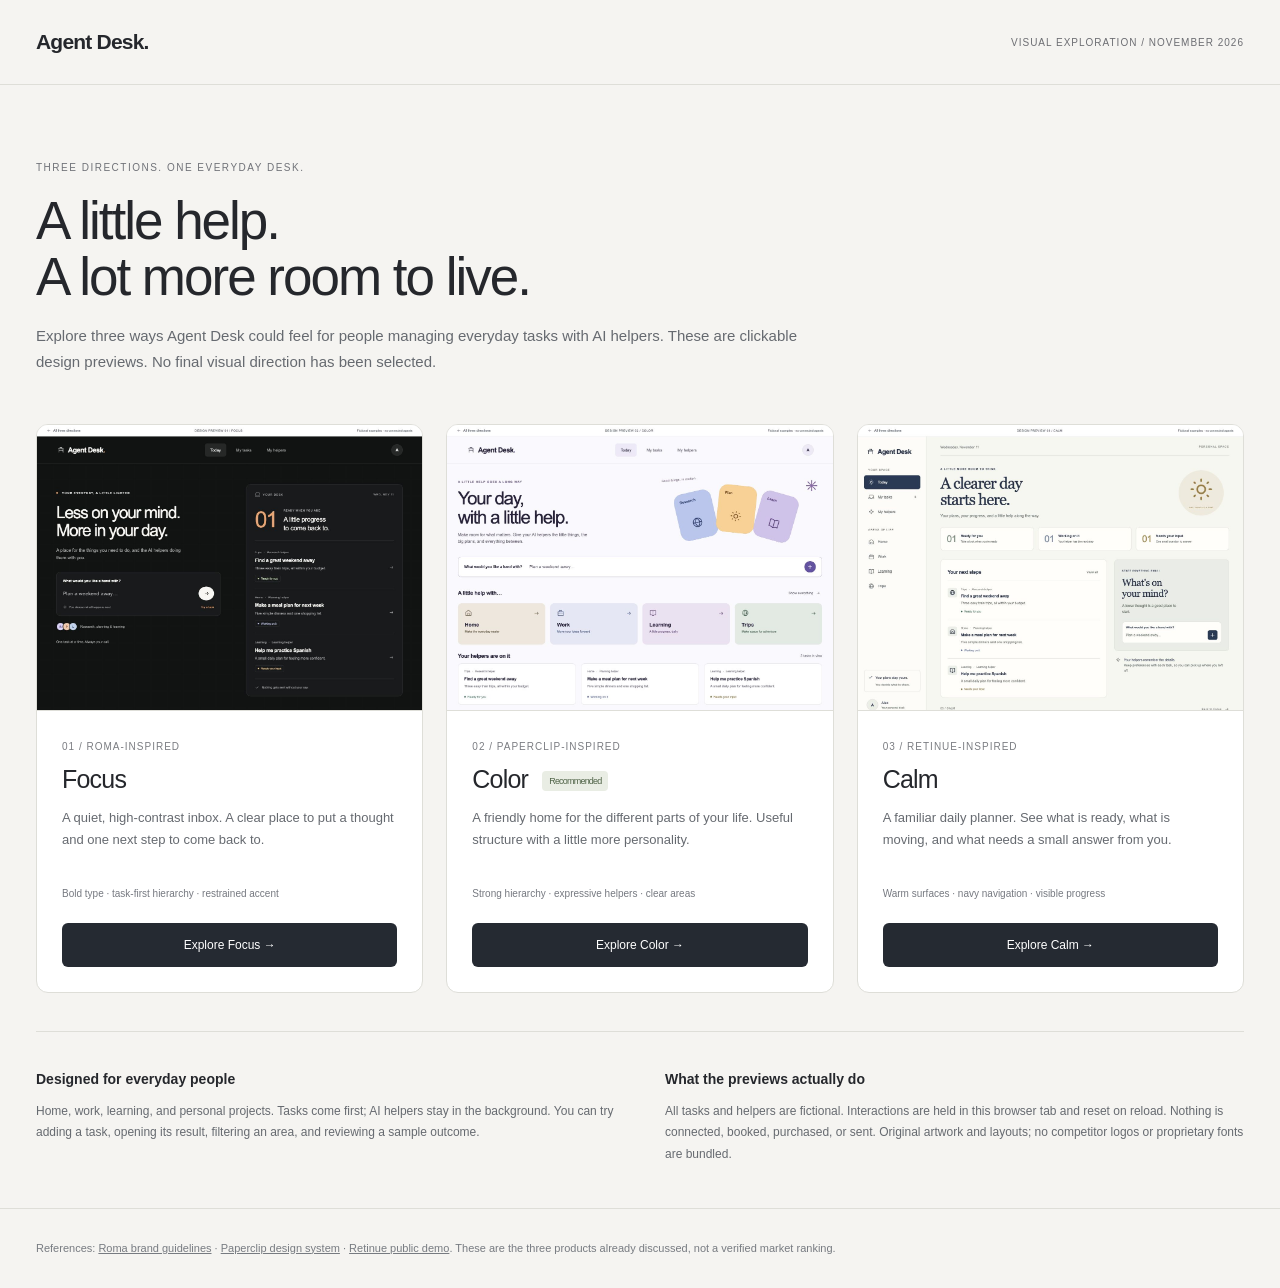
<file: previews/index.html>
<!doctype html>
<html lang="en">
  <head>
    <meta charset="utf-8" />
    <meta name="viewport" content="width=device-width, initial-scale=1" />
    <title>Agent Desk — Three visual directions</title>
    <style>
      * {
        box-sizing: border-box;
      }
      body {
        margin: 0;
        background: #f5f4f1;
        color: #25272c;
        font-family: Arial, Helvetica, sans-serif;
      }
      a {
        color: inherit;
      }
      header,
      main,
      footer {
        max-width: 1320px;
        padding: 30px 36px;
        margin: auto;
      }
      header {
        display: flex;
        align-items: center;
        justify-content: space-between;
        border-bottom: 1px solid #deded8;
        font-size: 13px;
      }
      header strong {
        font-size: 21px;
        letter-spacing: -0.8px;
      }
      header span {
        font-size: 10px;
        letter-spacing: 1px;
        color: #6d6e73;
      }
      .intro {
        padding: 42px 0 35px;
        max-width: 770px;
      }
      .eyebrow {
        font-size: 10px;
        letter-spacing: 1.5px;
        color: #707278;
      }
      h1 {
        font-size: 53px;
        letter-spacing: -2px;
        line-height: 1.06;
        font-weight: 500;
        margin: 18px 0;
      }
      p {
        font-size: 15px;
        line-height: 1.7;
        color: #666a70;
      }
      .directions {
        display: grid;
        grid-template-columns: repeat(3, 1fr);
        gap: 23px;
      }
      .direction {
        border: 1px solid #deded8;
        border-radius: 12px;
        overflow: hidden;
        background: white;
      }
      .image-link {
        display: block;
        aspect-ratio: 1.35;
        overflow: hidden;
        border-bottom: 1px solid #deded8;
        background: #edece9;
      }
      .image-link img {
        width: 100%;
        height: 100%;
        object-fit: cover;
        object-position: top;
        transition: transform 0.2s;
      }
      .image-link:hover img {
        transform: scale(1.025);
      }
      .card-copy {
        padding: 25px;
      }
      .number {
        font-size: 10px;
        letter-spacing: 1px;
        color: #7b7d82;
      }
      .card-copy h2 {
        font-size: 25px;
        letter-spacing: -0.8px;
        font-weight: 500;
        margin: 11px 0;
      }
      .card-copy p {
        font-size: 13px;
        min-height: 66px;
        line-height: 1.7;
      }
      .source {
        font-size: 10px;
        color: #767980;
        margin: 15px 0 24px;
      }
      .open {
        display: block;
        text-decoration: none;
        background: #252a32;
        color: white;
        padding: 15px;
        border-radius: 6px;
        font-size: 12px;
        text-align: center;
        min-height: 44px;
      }
      .tag {
        font-size: 9px;
        padding: 5px 7px;
        background: #e9ede4;
        color: #4f6347;
        margin-left: 8px;
        border-radius: 4px;
        vertical-align: middle;
      }
      .note {
        display: grid;
        grid-template-columns: 1fr 1fr;
        gap: 50px;
        margin-top: 38px;
        border-top: 1px solid #deded8;
        padding-top: 25px;
      }
      .note h3 {
        font-size: 14px;
        font-weight: 600;
      }
      .note p {
        font-size: 12px;
        line-height: 1.8;
      }
      .note a {
        font-size: 12px;
      }
      footer {
        font-size: 11px;
        color: #777b81;
        border-top: 1px solid #deded8;
        line-height: 1.8;
      }
      a:focus-visible {
        outline: 3px solid #4389f6;
        outline-offset: 4px;
      }
      @media (max-width: 760px) {
        header,
        main,
        footer {
          padding: 24px;
        }
        .intro {
          padding: 20px 0 25px;
        }
        h1 {
          font-size: 39px;
        }
        .directions {
          grid-template-columns: 1fr;
          gap: 22px;
        }
        .image-link {
          aspect-ratio: 1.5;
        }
        .card-copy p {
          min-height: 0;
        }
        .note {
          grid-template-columns: 1fr;
          gap: 12px;
        }
        .card-copy {
          padding: 22px;
        }
        header span {
          font-size: 8px;
        }
      }
      @media (prefers-reduced-motion: reduce) {
        * {
          transition: none !important;
        }
      }
    </style>
  </head>
  <body>
    <header>
      <strong>Agent Desk.</strong
      ><span>VISUAL EXPLORATION / NOVEMBER 2026</span>
    </header>
    <main>
      <section class="intro">
        <span class="eyebrow">THREE DIRECTIONS. ONE EVERYDAY DESK.</span>
        <h1>A little help.<br />A lot more room to live.</h1>
        <p>
          Explore three ways Agent Desk could feel for people managing everyday
          tasks with AI helpers. These are clickable design previews. No final
          visual direction has been selected.
        </p>
      </section>
      <section class="directions" aria-label="Three design previews">
        <article class="direction">
          <a class="image-link" href="01-focus.html"
            ><img
              src="images/01-focus.png"
              alt="Focus: a dark, high-contrast task inbox beside a simple request box"
          /></a>
          <div class="card-copy">
            <span class="number">01 / ROMA-INSPIRED</span>
            <h2>Focus</h2>
            <p>
              A quiet, high-contrast inbox. A clear place to put a thought and
              one next step to come back to.
            </p>
            <div class="source">
              Bold type · task-first hierarchy · restrained accent
            </div>
            <a class="open" href="01-focus.html">Explore Focus →</a>
          </div>
        </article>
        <article class="direction">
          <a class="image-link" href="02-color.html"
            ><img
              src="images/02-color.png"
              alt="Color: a friendly home with illustrated helpers and colorful areas of life"
          /></a>
          <div class="card-copy">
            <span class="number">02 / PAPERCLIP-INSPIRED</span>
            <h2>Color <span class="tag">Recommended</span></h2>
            <p>
              A friendly home for the different parts of your life. Useful
              structure with a little more personality.
            </p>
            <div class="source">
              Strong hierarchy · expressive helpers · clear areas
            </div>
            <a class="open" href="02-color.html">Explore Color →</a>
          </div>
        </article>
        <article class="direction">
          <a class="image-link" href="03-calm.html"
            ><img
              src="images/03-calm.png"
              alt="Calm: a warm personal planner with a navy sidebar and simple progress summaries"
          /></a>
          <div class="card-copy">
            <span class="number">03 / RETINUE-INSPIRED</span>
            <h2>Calm</h2>
            <p>
              A familiar daily planner. See what is ready, what is moving, and
              what needs a small answer from you.
            </p>
            <div class="source">
              Warm surfaces · navy navigation · visible progress
            </div>
            <a class="open" href="03-calm.html">Explore Calm →</a>
          </div>
        </article>
      </section>
      <section class="note">
        <div>
          <h3>Designed for everyday people</h3>
          <p>
            Home, work, learning, and personal projects. Tasks come first; AI
            helpers stay in the background. You can try adding a task, opening
            its result, filtering an area, and reviewing a sample outcome.
          </p>
        </div>
        <div>
          <h3>What the previews actually do</h3>
          <p>
            All tasks and helpers are fictional. Interactions are held in this
            browser tab and reset on reload. Nothing is connected, booked,
            purchased, or sent. Original artwork and layouts; no competitor
            logos or proprietary fonts are bundled.
          </p>
        </div>
      </section>
    </main>
    <footer>
      References: <a href="https://roma.app/brand">Roma brand guidelines</a> ·
      <a href="https://paperclip.ing/brand/">Paperclip design system</a> ·
      <a href="https://jklthinking.github.io/retinue/demo-en/?lang=en"
        >Retinue public demo</a
      >. These are the three products already discussed, not a verified market
      ranking.
    </footer>
  </body>
</html>
</file>
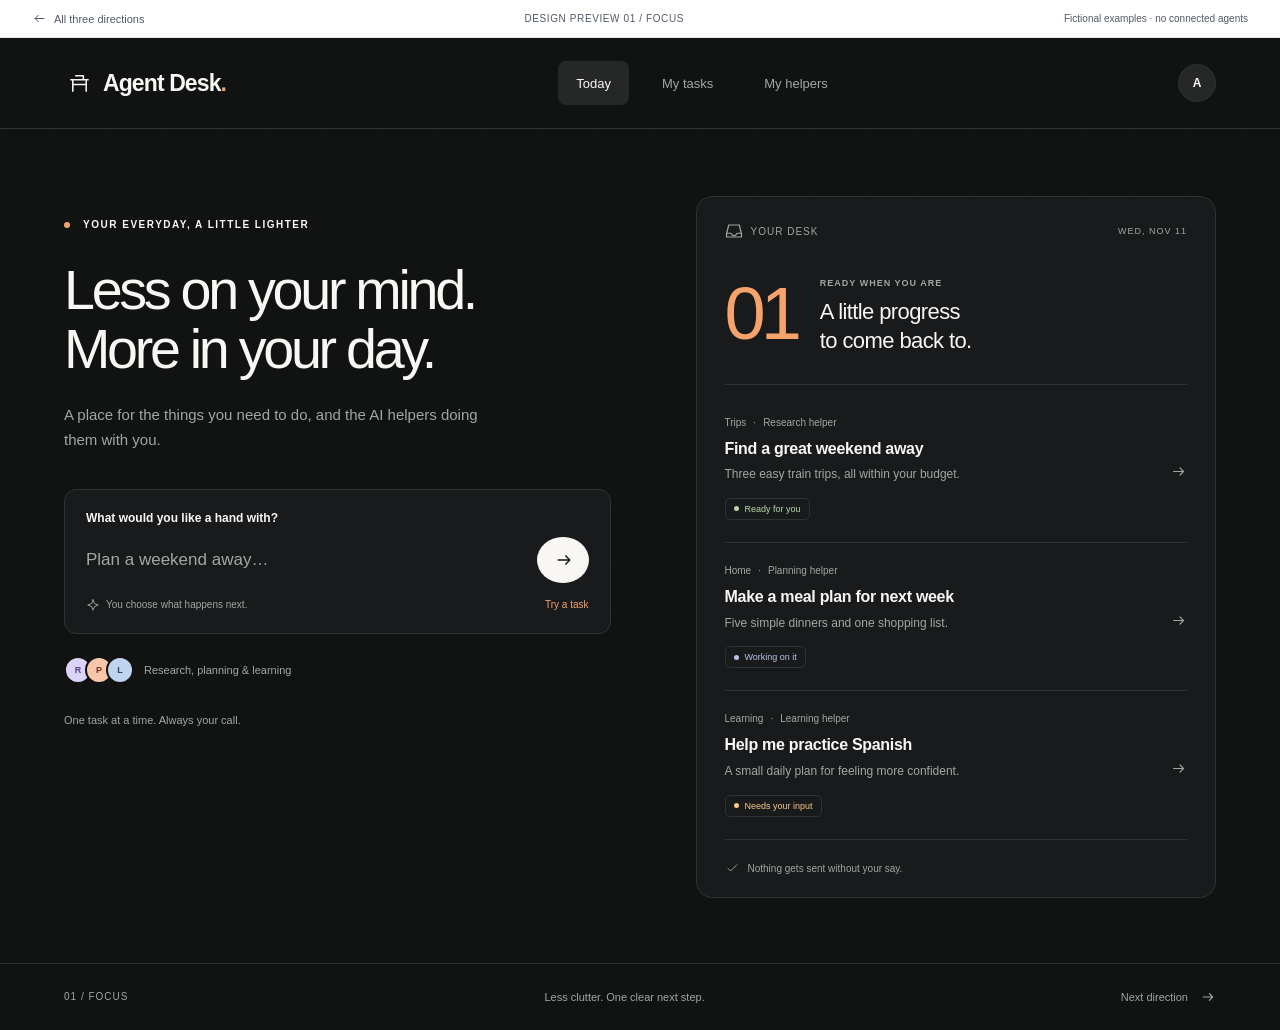
<file: previews/01-focus.html>
<!doctype html>
<html lang="en">
  <head>
    <meta charset="utf-8" />
    <meta name="viewport" content="width=device-width, initial-scale=1" />
    <title>Agent Desk — Focus preview</title>
    <link rel="stylesheet" href="preview.css" />
    <script defer src="preview.js"></script>
  </head>
  <body data-concept="focus">
    <div id="preview"></div>
  </body>
</html>
</file>
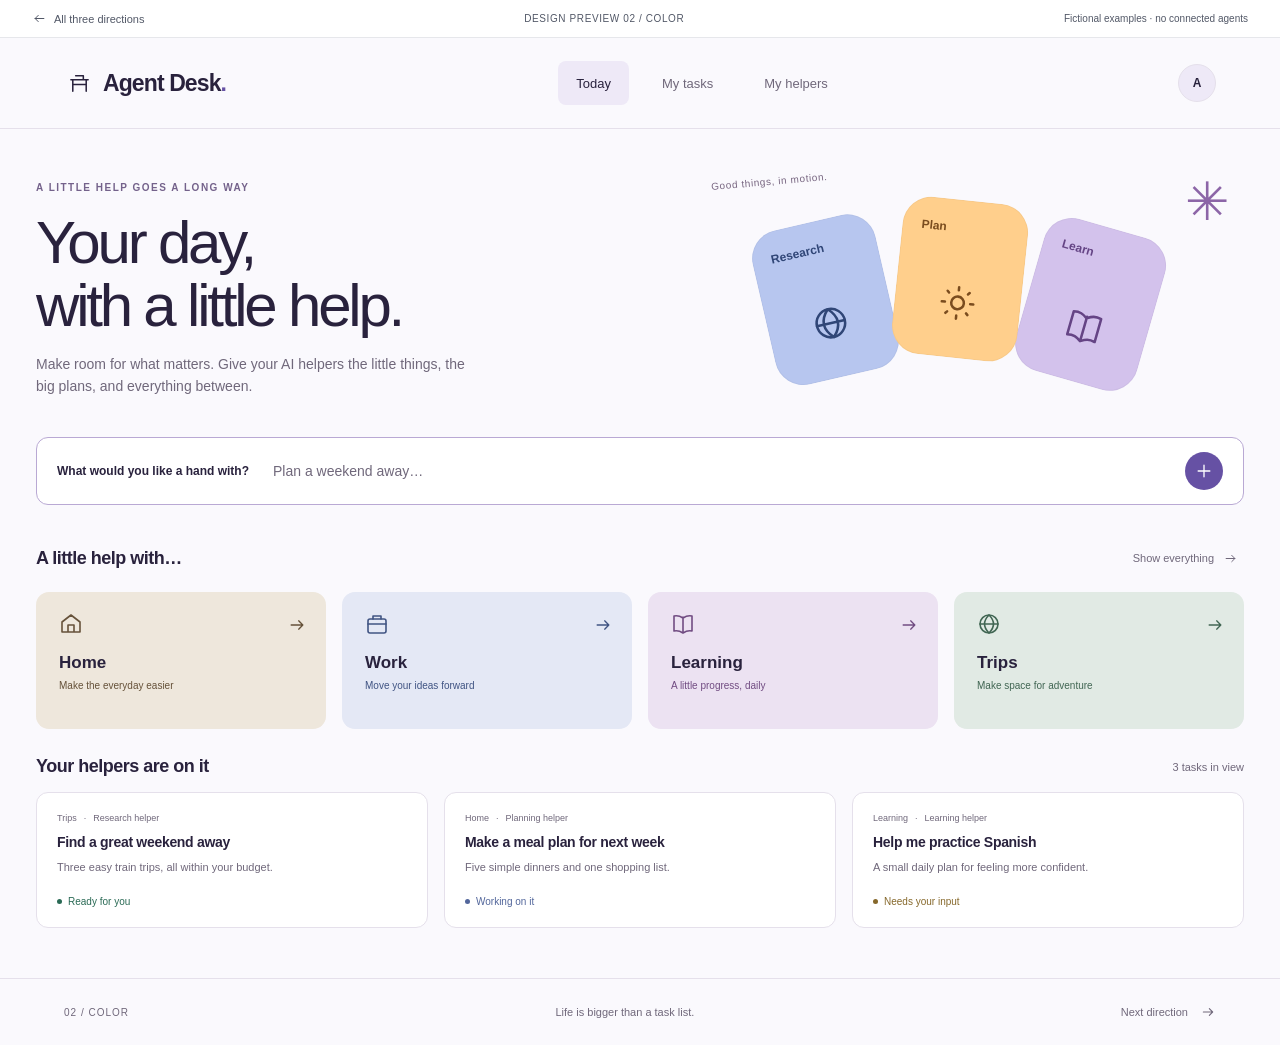
<file: previews/02-color.html>
<!doctype html>
<html lang="en">
  <head>
    <meta charset="utf-8" />
    <meta name="viewport" content="width=device-width, initial-scale=1" />
    <title>Agent Desk — Color preview</title>
    <link rel="stylesheet" href="preview.css" />
    <script defer src="preview.js"></script>
  </head>
  <body data-concept="color">
    <div id="preview"></div>
  </body>
</html>
</file>
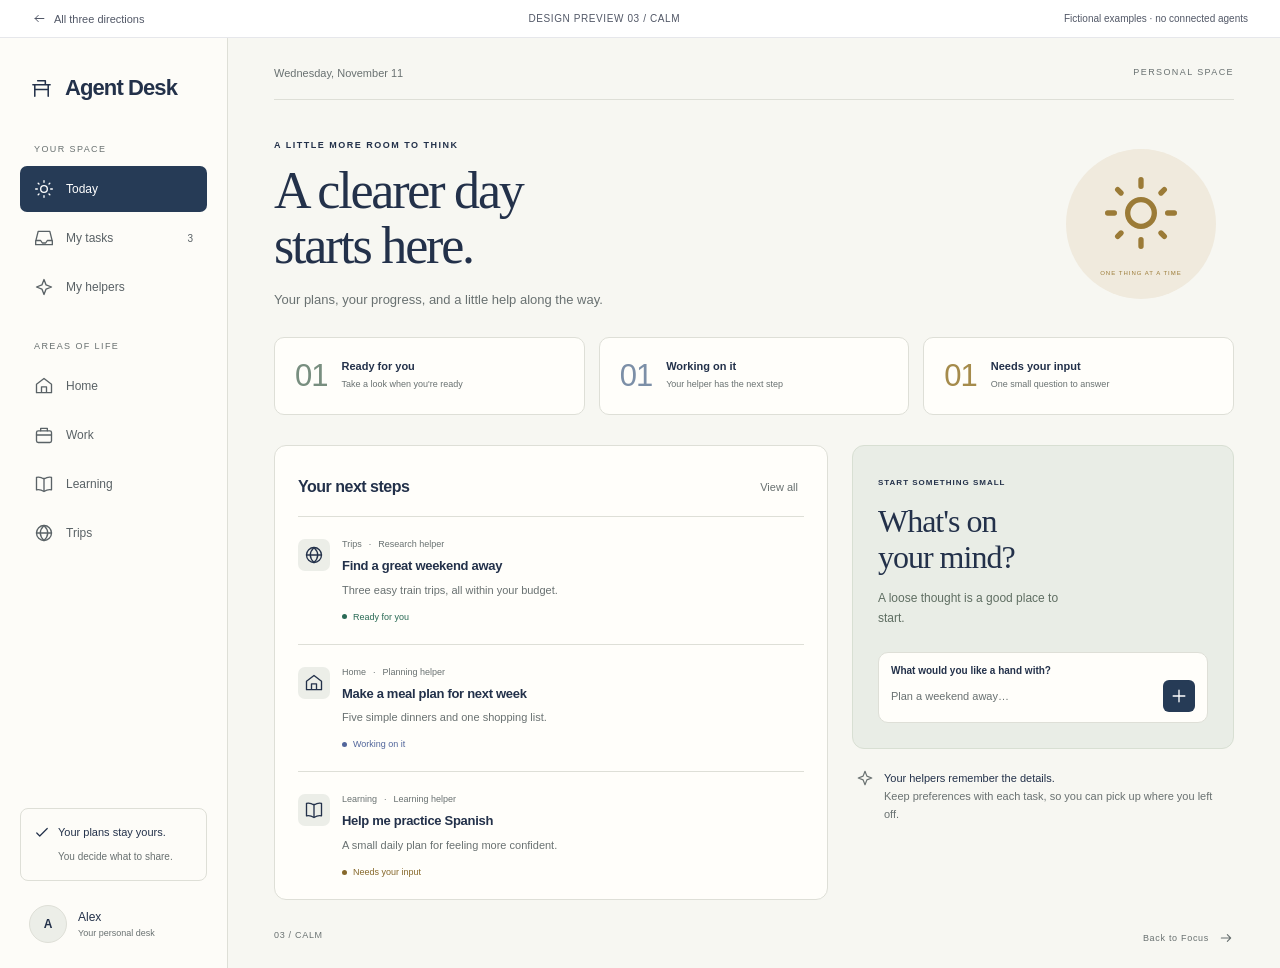
<file: previews/03-calm.html>
<!doctype html>
<html lang="en">
  <head>
    <meta charset="utf-8" />
    <meta name="viewport" content="width=device-width, initial-scale=1" />
    <title>Agent Desk — Calm preview</title>
    <link rel="stylesheet" href="preview.css" />
    <script defer src="preview.js"></script>
  </head>
  <body data-concept="calm">
    <div id="preview"></div>
  </body>
</html>
</file>
<file: previews/preview.css>
/* Shared components, then one distinct layout and palette per preview. */
.focus-inbox .status-done {
  color: #b9d6aa;
}
:root {
  font-family: Arial, Helvetica, sans-serif;
  font-synthesis: none;
  --bg: #f7f7f4;
  --surface: #fff;
  --ink: #1d2538;
  --muted: #697080;
  --line: #dedfe3;
  --accent: #233652;
  --soft: #eef0f5;
  --radius: 12px;
}
* {
  box-sizing: border-box;
}
body {
  margin: 0;
  background: var(--bg);
  color: var(--ink);
}
button,
input,
a {
  -webkit-tap-highlight-color: transparent;
}
button,
input {
  font: inherit;
}
button,
a {
  touch-action: manipulation;
}
button {
  cursor: pointer;
}
button {
  color: inherit;
}
a {
  color: inherit;
  text-decoration: none;
}
svg {
  flex-shrink: 0;
  vertical-align: middle;
}
button:focus-visible,
a:focus-visible,
input:focus-visible {
  outline: 3px solid #4389f6;
  outline-offset: 4px;
}
button {
  border: 0;
  background: none;
}
input {
  min-width: 0;
}
h1,
h2,
h3,
p {
  margin: 0;
}
button:disabled {
  cursor: default;
}
button:hover {
  filter: brightness(0.96);
}
[hidden] {
  display: none !important;
}
.preview-bar {
  min-height: 38px;
  display: flex;
  align-items: center;
  justify-content: space-between;
  gap: 16px;
  padding: 8px 32px;
  background: #fff;
  color: #525867;
  border-bottom: 1px solid #e6e7eb;
  font-size: 10px;
  letter-spacing: 0.06em;
}
.preview-bar > a {
  display: flex;
  gap: 7px;
  align-items: center;
  font-size: 11px;
  letter-spacing: 0;
}
.preview-bar > a svg {
  transform: rotate(180deg);
}
.preview-bar small {
  font-size: 10px;
  letter-spacing: 0;
}
.top-header {
  height: 91px;
  display: flex;
  align-items: center;
  justify-content: space-between;
  max-width: 1440px;
  margin: auto;
  padding: 0 64px;
  border-bottom: 1px solid var(--line);
}
.logo {
  display: flex;
  align-items: center;
  gap: 8px;
  font-weight: 700;
  font-size: 23px;
  letter-spacing: -0.9px;
  white-space: nowrap;
}
.logo-mark {
  width: 31px;
  height: 32px;
  display: grid;
  place-items: center;
}
.logo-period {
  color: var(--accent);
  margin-left: -8px;
}
.top-nav {
  display: flex;
  gap: 15px;
  align-items: center;
}
.top-nav button {
  padding: 13px 18px;
  min-height: 44px;
  color: var(--muted);
  font-size: 13px;
}
.top-nav .selected {
  color: var(--ink);
  background: var(--soft);
  border-radius: 8px;
}
.avatar {
  width: 38px;
  height: 38px;
  border: 1px solid var(--line);
  background: var(--soft);
  border-radius: 50%;
  display: grid;
  place-items: center;
  font-size: 12px;
  font-weight: bold;
}
.eyebrow {
  font-size: 10px;
  line-height: 1.6;
  font-weight: 600;
  letter-spacing: 1.5px;
}
.intro {
  font-size: 16px;
  line-height: 1.65;
  color: var(--muted);
  max-width: 445px;
}
.primary {
  background: var(--accent);
  color: #fff;
  min-width: 46px;
  min-height: 46px;
  border-radius: 8px;
  display: inline-grid;
  place-items: center;
  padding: 12px 17px;
  font-weight: 600;
}
.wide {
  width: 100%;
}
.composer {
  border: 1px solid var(--line);
  border-radius: var(--radius);
  padding: 21px;
  background: var(--surface);
}
.composer label {
  display: block;
  font-size: 12px;
  font-weight: 600;
  margin-bottom: 12px;
}
.composer-row {
  display: flex;
  gap: 14px;
  align-items: center;
}
.composer input {
  width: 100%;
  background: none;
  border: 0;
  color: var(--ink);
  font-size: 17px;
  padding: 10px 0;
  outline-offset: 1px;
}
.composer input::placeholder {
  color: var(--muted);
  opacity: 1;
}
.composer-foot {
  display: flex;
  justify-content: space-between;
  gap: 12px;
  align-items: center;
  font-size: 10px;
  color: var(--muted);
  margin-top: 15px;
}
.composer-foot > span:first-child {
  display: flex;
  align-items: center;
  gap: 6px;
}
.helper-pill {
  display: flex;
  align-items: center;
  padding-left: 7px;
}
.mini-avatar {
  width: 28px;
  height: 28px;
  border-radius: 50%;
  display: grid;
  place-items: center;
  font-size: 9px;
  font-weight: 600;
  margin-left: -7px;
  border: 2px solid var(--bg);
}
.mini-avatar.violet {
  background: #dcd3fa;
  color: #554386;
}
.mini-avatar.orange {
  background: #f8c6a9;
  color: #71361f;
}
.mini-avatar.blue {
  background: #bfd4ee;
  color: #284b77;
}
.helper-pill > span:last-child {
  margin-left: 10px;
  font-size: 11px;
  color: var(--muted);
}
.panel-heading {
  display: flex;
  justify-content: space-between;
  align-items: center;
  gap: 16px;
  margin-bottom: 19px;
}
.panel-heading h2 {
  font-size: 18px;
  font-weight: 600;
  letter-spacing: -0.5px;
}
.subtle {
  font-size: 11px;
  color: var(--muted);
}
.plain {
  font-size: 11px;
  color: var(--muted);
  min-height: 44px;
  display: flex;
  align-items: center;
  gap: 9px;
}
.task-list {
  display: flex;
  flex-direction: column;
}
.task-card {
  text-align: left;
  display: flex;
  width: 100%;
  gap: 15px;
  align-items: flex-start;
  background: var(--surface);
  padding: 23px 0;
  border-bottom: 1px solid var(--line);
}
.task-symbol {
  display: grid;
  place-items: center;
  width: 42px;
  height: 42px;
  border-radius: 10px;
  background: var(--soft);
  flex-shrink: 0;
}
.task-content {
  min-width: 0;
  display: flex;
  flex-direction: column;
  flex: 1;
}
.task-meta {
  font-size: 10px;
  color: var(--muted);
  display: flex;
  gap: 7px;
  align-items: center;
  margin-bottom: 10px;
}
.task-content strong {
  font-size: 16px;
  font-weight: 600;
  letter-spacing: -0.3px;
  line-height: 1.35;
  overflow-wrap: anywhere;
}
.task-description {
  font-size: 12px;
  color: var(--muted);
  line-height: 1.65;
  margin-top: 6px;
}
.task-arrow {
  padding-top: 6px;
  align-self: center;
  color: var(--muted);
}
.task-status {
  display: flex;
  align-items: center;
  gap: 6px;
  font-size: 10px;
  margin-top: 13px;
  width: fit-content;
}
.task-status i {
  width: 5px;
  height: 5px;
  border-radius: 50%;
  background: currentColor;
}
.status-ready,
.status-done {
  color: #2a6a55;
}
.status-working {
  color: #52669b;
}
.status-input {
  color: #86682b;
}
.concept-footer {
  max-width: 1440px;
  margin: 0 auto;
  display: flex;
  justify-content: space-between;
  align-items: center;
  border-top: 1px solid var(--line);
  padding: 25px 64px;
  font-size: 11px;
  color: var(--muted);
}
.concept-footer > span:first-child {
  font-size: 10px;
  letter-spacing: 1px;
}
.concept-footer a {
  display: flex;
  align-items: center;
  gap: 12px;
}
.empty-state {
  padding: 40px 22px;
  color: var(--muted);
  font-size: 14px;
  line-height: 1.6;
}
.task-card:hover {
  background: var(--soft);
}
/* 01 / Focus: Roma-inspired type, contrast and task-first hierarchy. */
body[data-concept="focus"] {
  --bg: #111212;
  --surface: #191a1b;
  --ink: #f8f7f4;
  --muted: #a3a6a5;
  --line: #303333;
  --accent: #f5a26b;
  --soft: #262828;
  --radius: 12px;
}
.focus-main {
  max-width: 1440px;
  min-height: 720px;
  margin: auto;
  padding: 67px 64px 65px;
  display: grid;
  grid-template-columns: 1.05fr 1fr;
  gap: 85px;
  background-image:
    linear-gradient(#ffffff02 1px, transparent 1px),
    linear-gradient(90deg, #ffffff02 1px, transparent 1px);
  background-size: 54px 54px;
}
.hero {
  padding-top: 21px;
}
.live-dot {
  width: 6px;
  height: 6px;
  display: inline-block;
  background: #f5a26b;
  border-radius: 50%;
  margin-right: 9px;
}
.focus-main h1 {
  font-size: clamp(40px, 4.35vw, 64px);
  letter-spacing: -3.3px;
  line-height: 1.06;
  font-weight: 500;
  margin: 28px 0 24px;
}
.focus-main .intro {
  font-size: 15px;
  max-width: 420px;
}
.focus-main .composer {
  margin: 36px 0 22px;
}
.focus-main .primary {
  background: #f8f7f4;
  color: #111212;
  border-radius: 50%;
}
.focus-main .composer-foot > span:last-child {
  color: #f5a26b;
}
.quiet-note {
  font-size: 11px;
  color: var(--muted);
  margin-top: 30px;
}
.focus-inbox {
  border: 1px solid var(--line);
  border-radius: 16px;
  background: var(--surface);
  padding: 25px 28px 0;
  align-self: start;
}
.inbox-top {
  display: flex;
  justify-content: space-between;
  align-items: center;
  font-size: 10px;
  letter-spacing: 1px;
  color: var(--muted);
}
.inbox-top > span:first-child {
  display: flex;
  align-items: center;
  gap: 8px;
}
.date-label {
  font-size: 9px;
}
.attention {
  display: flex;
  gap: 23px;
  align-items: center;
  margin: 32px 0 10px;
  padding-bottom: 28px;
  border-bottom: 1px solid var(--line);
}
.big-number {
  font-size: 74px;
  line-height: 1;
  letter-spacing: -5px;
  color: var(--accent);
  font-weight: 400;
}
.attention .eyebrow {
  color: var(--muted);
  font-size: 9px;
  letter-spacing: 1px;
}
.attention h2 {
  font-size: 22px;
  letter-spacing: -0.6px;
  font-weight: 400;
  line-height: 1.3;
  margin-top: 8px;
}
.focus-inbox .task-symbol {
  display: none;
}
.focus-inbox .task-card {
  padding: 22px 0;
}
.focus-inbox .task-description {
  font-size: 12px;
}
.focus-inbox .status-ready {
  color: #b9d6aa;
}
.focus-inbox .status-working {
  color: #b6c3e9;
}
.focus-inbox .status-input {
  color: #f5c88c;
}
.focus-inbox .task-status {
  padding: 5px 8px;
  border: 1px solid var(--line);
  border-radius: 5px;
  font-size: 9px;
}
.inbox-bottom {
  font-size: 10px;
  color: var(--muted);
  padding: 21px 0;
}
.inbox-bottom span {
  display: flex;
  gap: 8px;
  align-items: center;
}
/* 02 / Color: Paperclip-inspired hierarchy and role-color imagery, softened for daily life. */
body[data-concept="color"] {
  --bg: #faf9fd;
  --surface: #fff;
  --ink: #29223d;
  --muted: #70687b;
  --line: #e5e0eb;
  --accent: #6651a4;
  --soft: #eee9f7;
  --radius: 12px;
}
.color-main {
  max-width: 1312px;
  margin: auto;
  padding: 35px 36px 50px;
}
.color-hero {
  display: grid;
  grid-template-columns: 1.05fr 1fr;
  gap: 40px;
  align-items: center;
}
.color-hero .eyebrow {
  color: #74628b;
}
.color-hero h1 {
  font-size: 60px;
  font-weight: 500;
  letter-spacing: -3.2px;
  line-height: 1.04;
  margin: 16px 0 16px;
}
.color-hero .intro {
  font-size: 14px;
  line-height: 1.6;
  max-width: 450px;
}
.helper-art {
  height: 250px;
  position: relative;
  display: flex;
  align-items: center;
  justify-content: center;
  gap: 10px;
  padding: 20px;
}
.art-note {
  position: absolute;
  left: 37px;
  top: 12px;
  font-size: 10px;
  letter-spacing: 0.06em;
  color: #786681;
  transform: rotate(-5deg);
}
.art-shape {
  width: 126px;
  height: 158px;
  border-radius: 29px;
  display: flex;
  flex-direction: column;
  justify-content: space-between;
  padding: 20px 18px;
  font-size: 12px;
  font-weight: 600;
  border: 1px solid #00000008;
}
.art-shape svg {
  align-self: center;
  margin-bottom: 15px;
}
.shape-one {
  background: #b7c6ef;
  color: #304677;
  transform: rotate(-13deg) translateY(11px);
}
.shape-two {
  background: #ffcf8c;
  color: #7a4c1e;
  transform: rotate(6deg) translateY(-10px);
  z-index: 1;
}
.shape-three {
  background: #d3c2ec;
  color: #654485;
  transform: rotate(16deg) translateY(16px);
}
.art-star {
  position: absolute;
  right: 15px;
  top: 7px;
  font-size: 53px;
  color: #8c65a7;
}
.color-main > .composer {
  display: flex;
  align-items: center;
  gap: 24px;
  margin: 23px 0 31px;
  padding: 14px 20px;
  border-color: #b9a9d4;
}
.color-main > .composer label {
  font-size: 12px;
  white-space: nowrap;
  margin: 0;
}
.color-main > .composer .composer-row {
  flex: 1;
}
.color-main > .composer input {
  font-size: 14px;
}
.color-main > .composer .composer-foot {
  display: none;
}
.color-main > .composer .primary {
  min-height: 38px;
  min-width: 38px;
  padding: 8px;
  border-radius: 50%;
}
.area-section .panel-heading {
  margin-bottom: 12px;
}
.areas {
  display: grid;
  grid-template-columns: repeat(4, 1fr);
  gap: 16px;
}
.area-card {
  border-radius: 13px;
  padding: 19px 22px;
  position: relative;
  min-height: 137px;
  display: flex;
  flex-direction: column;
  text-align: left;
  border: 1px solid transparent;
  transition: transform 0.15s;
}
.area-card:hover {
  transform: translateY(-3px);
}
.area-card[aria-pressed="true"] {
  outline: 2px solid var(--accent);
  outline-offset: 3px;
}
.area-01 {
  background: #eee7dc;
  color: #66523a;
}
.area-02 {
  background: #e4e8f5;
  color: #405483;
}
.area-03 {
  background: #ece2f2;
  color: #714c82;
}
.area-04 {
  background: #e1eae4;
  color: #416653;
}
.area-name {
  font-size: 17px;
  font-weight: 600;
  margin-top: 17px;
  color: var(--ink);
}
.area-caption {
  font-size: 10px;
  margin-top: 7px;
}
.area-arrow {
  position: absolute;
  right: 18px;
  top: 22px;
}
.color-tasks {
  margin-top: 27px;
}
.color-tasks .task-list {
  display: grid;
  grid-template-columns: repeat(3, 1fr);
  gap: 16px;
}
.color-tasks .task-card {
  border: 1px solid var(--line);
  padding: 20px;
  border-radius: 12px;
}
.color-tasks .task-symbol {
  display: none;
}
.color-tasks .task-content strong {
  font-size: 14px;
}
.color-tasks .task-meta {
  font-size: 9px;
}
.color-tasks .task-description {
  font-size: 11px;
}
.color-tasks .task-arrow {
  display: none;
}
.color-tasks .task-status {
  margin-top: 20px;
}
.color-tasks .panel-heading {
  margin-bottom: 15px;
}
/* 03 / Calm: Retinue-inspired visible progress, with much less information. */
body[data-concept="calm"] {
  --bg: #f7f7f2;
  --surface: #fffefa;
  --ink: #23314a;
  --muted: #697171;
  --line: #dedfd7;
  --accent: #263b56;
  --soft: #eceee8;
  --radius: 10px;
}
.calm-shell {
  max-width: 1600px;
  margin: auto;
  display: flex;
  min-height: 900px;
}
.side-nav {
  width: 228px;
  flex-shrink: 0;
  padding: 34px 20px 25px;
  background: #fdfcf8;
  border-right: 1px solid var(--line);
  display: flex;
  flex-direction: column;
}
.side-nav .logo {
  font-size: 22px;
  margin: 0 6px 40px;
}
.side-nav .logo-period {
  display: none;
}
.nav-caption {
  font-size: 9px;
  color: var(--muted);
  letter-spacing: 1.4px;
  margin: 0 14px 12px;
}
.side-nav nav {
  margin-bottom: 28px;
}
.side-nav nav button {
  width: 100%;
  display: flex;
  align-items: center;
  gap: 12px;
  padding: 13px 14px;
  text-align: left;
  font-size: 12px;
  min-height: 46px;
  margin-bottom: 3px;
  border-radius: 7px;
  color: #5a6266;
}
.side-nav nav button span {
  margin-left: auto;
  font-size: 10px;
}
.side-nav nav button.selected {
  background: #263b56;
  color: #fff;
}
.side-nav nav button[aria-pressed="true"] {
  background: var(--soft);
  color: var(--ink);
}
.side-bottom {
  margin-top: auto;
}
.private-note {
  font-size: 11px;
  line-height: 1.6;
  padding: 15px 12px;
  border: 1px solid var(--line);
  border-radius: 8px;
  display: flex;
  align-items: center;
  gap: 7px;
  flex-wrap: wrap;
}
.private-note small {
  font-size: 10px;
  margin-left: 25px;
  color: var(--muted);
}
.profile {
  display: flex;
  align-items: center;
  gap: 11px;
  margin: 24px 9px 0;
  font-size: 12px;
}
.profile small {
  display: block;
  font-size: 9px;
  color: var(--muted);
  margin-top: 4px;
}
.calm-main {
  flex: 1;
  min-width: 0;
  padding: 29px 46px 22px;
}
.day-header {
  display: flex;
  justify-content: space-between;
  font-size: 11px;
  color: var(--muted);
  padding-bottom: 20px;
  border-bottom: 1px solid var(--line);
}
.demo-label {
  font-size: 9px;
  letter-spacing: 1.4px;
}
.calm-hero {
  display: flex;
  justify-content: space-between;
  gap: 20px;
  padding: 38px 0 27px;
  align-items: center;
}
.calm-hero .eyebrow {
  font-size: 9px;
}
.calm-hero h1 {
  font-family: Georgia, "Times New Roman", serif;
  font-size: 52px;
  letter-spacing: -2.2px;
  font-weight: 400;
  line-height: 1.05;
  margin: 12px 0 15px;
}
.calm-hero .intro {
  font-size: 13px;
}
.sun-art {
  width: 150px;
  height: 150px;
  display: flex;
  align-items: center;
  justify-content: center;
  flex-direction: column;
  gap: 17px;
  background: #f0eadd;
  border-radius: 50%;
  color: #9b7b37;
  margin-right: 18px;
}
.sun-art span {
  font-size: 6px;
  letter-spacing: 1px;
}
.daily-stats {
  display: grid;
  grid-template-columns: repeat(3, 1fr);
  gap: 14px;
  margin-bottom: 30px;
}
.daily-stats button {
  border: 1px solid var(--line);
  background: var(--surface);
  border-radius: 10px;
  text-align: left;
  padding: 20px;
  display: grid;
  grid-template-columns: auto 1fr;
  column-gap: 14px;
}
.daily-stats button > span {
  font-size: 31px;
  grid-row: span 2;
  letter-spacing: -1px;
  color: #788e7f;
}
.daily-stats button:nth-child(2) > span {
  color: #7c8fa7;
}
.daily-stats button:nth-child(3) > span {
  color: #a58b4b;
}
.daily-stats strong {
  font-size: 11px;
  align-self: center;
  font-weight: 600;
}
.daily-stats small {
  font-size: 9px;
  color: var(--muted);
  margin-top: 5px;
  line-height: 1.4;
}
.calm-content {
  display: grid;
  grid-template-columns: 1.45fr 1fr;
  gap: 24px;
}
.calm-tasks {
  border: 1px solid var(--line);
  background: var(--surface);
  border-radius: 12px;
  padding: 19px 23px 0;
  align-self: start;
}
.calm-tasks .panel-heading {
  margin: 0;
  padding-bottom: 7px;
  border-bottom: 1px solid var(--line);
}
.calm-tasks h2 {
  font-size: 16px;
}
.calm-tasks .task-card {
  padding: 22px 0;
  gap: 12px;
}
.calm-tasks .task-card:last-child {
  border: 0;
}
.calm-tasks .task-symbol {
  width: 32px;
  height: 32px;
  border-radius: 7px;
}
.calm-tasks .task-content strong {
  font-size: 13px;
}
.calm-tasks .task-meta {
  font-size: 9px;
  margin-bottom: 8px;
}
.calm-tasks .task-description {
  font-size: 11px;
}
.calm-tasks .task-arrow {
  display: none;
}
.calm-tasks .task-status {
  font-size: 9px;
}
.start-card {
  padding: 25px;
  background: #e9ede6;
  border: 1px solid #d8dfd3;
  border-radius: 12px;
}
.start-card > .eyebrow {
  font-size: 8px;
  letter-spacing: 1px;
}
.start-card h2 {
  font-family: Georgia, "Times New Roman", serif;
  font-size: 32px;
  font-weight: 400;
  letter-spacing: -1px;
  line-height: 1.12;
  margin: 14px 0;
}
.start-card > p {
  font-size: 12px;
  line-height: 1.6;
  color: #5f6e62;
  max-width: 190px;
}
.start-card .composer {
  margin-top: 24px;
  padding: 10px 12px;
  background: #fffefa;
}
.start-card .composer label {
  font-size: 10px;
  line-height: 1.5;
  margin: 0 0 2px;
}
.start-card .composer input {
  font-size: 11px;
  padding: 9px 0;
}
.start-card .composer-row {
  gap: 5px;
}
.start-card .composer .primary {
  min-width: 32px;
  min-height: 32px;
  padding: 6px;
  border-radius: 6px;
}
.start-card .composer-foot {
  display: none;
}
.help-note {
  display: flex;
  align-items: flex-start;
  gap: 10px;
  padding: 20px 4px;
  font-size: 11px;
  color: var(--muted);
  line-height: 1.65;
}
.help-note strong {
  color: var(--ink);
  font-weight: 500;
}
.calm-footer {
  display: flex;
  justify-content: space-between;
  font-size: 9px;
  color: var(--muted);
  margin-top: 30px;
  letter-spacing: 0.7px;
}
.calm-footer a {
  display: flex;
  align-items: center;
  gap: 9px;
}
/* Shared example interactions. */
dialog {
  width: 520px;
  max-width: calc(100vw - 32px);
  padding: 28px;
  border: 1px solid var(--line);
  border-radius: 16px;
  background: var(--surface);
  color: var(--ink);
  box-shadow: 0 24px 80px #0004;
  max-height: 85vh;
  overflow-y: auto;
}
dialog::backdrop {
  background: #10162388;
  backdrop-filter: blur(5px);
}
.dialog-top {
  display: flex;
  justify-content: space-between;
  align-items: center;
  margin-bottom: 22px;
}
.close-dialog {
  font-size: 27px;
  width: 44px;
  height: 44px;
  border-radius: 50%;
  background: var(--soft);
}
dialog h2 {
  font-size: 28px;
  letter-spacing: -1px;
  line-height: 1.15;
  margin: 16px 0;
}
.detail-area {
  font-size: 11px;
  color: var(--muted);
  display: flex;
  gap: 7px;
  align-items: center;
}
.result-preview {
  background: var(--soft);
  border-radius: 10px;
  padding: 22px;
  margin: 25px 0 20px;
}
.result-preview .eyebrow {
  font-size: 8px;
}
.result-preview p,
.dialog-copy {
  font-size: 14px;
  line-height: 1.8;
  margin-top: 12px;
}
.progress-steps {
  display: flex;
  gap: 20px;
  font-size: 10px;
  color: var(--muted);
}
.progress-steps span {
  display: flex;
  align-items: center;
  gap: 6px;
}
.demo-disclosure {
  font-size: 11px;
  line-height: 1.65;
  color: var(--muted);
  margin: 22px 0;
}
.helper-row {
  display: flex;
  gap: 14px;
  border-bottom: 1px solid var(--line);
  padding: 20px 0;
}
.helper-row strong {
  font-size: 14px;
}
.helper-row p {
  font-size: 12px;
  color: var(--muted);
  line-height: 1.6;
  margin-top: 5px;
}
#toast {
  position: fixed;
  bottom: 25px;
  left: 50%;
  transform: translateX(-50%);
  background: var(--ink);
  color: var(--bg);
  padding: 14px 22px;
  border-radius: 10px;
  font-size: 12px;
  max-width: calc(100vw - 32px);
  z-index: 10;
  box-shadow: 0 4px 20px #0002;
  text-align: center;
}
@media (min-width: 1500px) {
  .focus-main h1 {
    font-size: 64px;
  }
  .color-main {
    padding-top: 45px;
  }
}
@media (max-width: 1100px) {
  .top-header {
    padding: 0 34px;
  }
  .focus-main {
    padding: 50px 34px;
    gap: 36px;
  }
  .focus-main h1 {
    font-size: 49px;
    letter-spacing: -2.5px;
  }
  .focus-inbox {
    padding: 24px 21px 0;
  }
  .color-hero h1 {
    font-size: 51px;
  }
  .helper-art {
    gap: 0;
  }
  .art-shape {
    width: 102px;
    height: 140px;
  }
  .side-nav {
    width: 190px;
    padding: 28px 12px;
  }
  .side-nav .logo {
    font-size: 19px;
  }
  .calm-main {
    padding: 26px;
  }
  .daily-stats button {
    padding: 16px;
    column-gap: 9px;
  }
  .daily-stats small {
    font-size: 8px;
  }
  .calm-content {
    grid-template-columns: 1.35fr 1fr;
    gap: 16px;
  }
  .calm-tasks {
    padding: 16px;
  }
  .calm-hero h1 {
    font-size: 45px;
  }
  .start-card {
    padding: 20px;
  }
  .sun-art {
    width: 130px;
    height: 130px;
    margin: 0;
  }
}
@media (max-width: 760px) {
  .preview-bar {
    padding: 9px 16px;
    min-height: 43px;
    gap: 12px;
  }
  .preview-bar > a {
    font-size: 10px;
  }
  .preview-bar > span {
    font-size: 8px;
  }
  .preview-bar small {
    display: none;
  }
  .top-header {
    height: 76px;
    padding: 0 22px;
  }
  .logo {
    font-size: 21px;
  }
  .top-nav {
    gap: 2px;
  }
  .top-nav button {
    font-size: 11px;
    padding: 10px;
  }
  .top-nav button[data-view="helpers"] {
    display: none;
  }
  .top-header > .avatar {
    display: none;
  }
  .focus-main {
    display: block;
    padding: 32px 22px 36px;
    min-height: 0;
  }
  .hero {
    padding: 0;
  }
  .focus-main h1 {
    font-size: 45px;
    letter-spacing: -2.4px;
    margin: 22px 0;
  }
  .focus-main .intro {
    font-size: 14px;
  }
  .focus-main .composer {
    margin-top: 26px;
    padding: 17px;
  }
  .composer input {
    font-size: 14px;
  }
  .composer-foot {
    font-size: 9px;
  }
  .composer-foot > span:last-child {
    display: none;
  }
  .quiet-note {
    display: none;
  }
  .helper-pill {
    margin-bottom: 32px;
  }
  .focus-inbox {
    padding: 22px 21px 0;
  }
  .attention {
    margin: 25px 0 4px;
    padding-bottom: 24px;
  }
  .big-number {
    font-size: 65px;
  }
  .attention h2 {
    font-size: 20px;
  }
  .focus-inbox .task-content strong {
    font-size: 15px;
  }
  .concept-footer {
    padding: 21px 22px;
    font-size: 10px;
  }
  .concept-footer > span:nth-child(2) {
    display: none;
  }
  .color-main {
    padding: 28px 22px 35px;
  }
  .color-hero {
    display: block;
  }
  .color-hero h1 {
    font-size: 49px;
    letter-spacing: -2.8px;
  }
  .color-hero .intro {
    font-size: 13px;
  }
  .helper-art {
    height: 191px;
    margin-top: 20px;
    gap: 5px;
    padding: 30px 0 0;
  }
  .art-shape {
    width: 93px;
    height: 121px;
    border-radius: 23px;
    padding: 14px;
    font-size: 10px;
  }
  .art-shape svg {
    width: 28px;
    height: 28px;
    margin-bottom: 8px;
  }
  .art-note {
    left: 18px;
    top: 4px;
    font-size: 9px;
  }
  .art-star {
    right: 0;
    font-size: 35px;
    top: 10px;
  }
  .color-main > .composer {
    display: block;
    margin-top: 22px;
    margin-bottom: 22px;
    padding: 15px;
  }
  .color-main > .composer label {
    margin-bottom: 8px;
    font-size: 11px;
  }
  .color-main > .composer input {
    font-size: 13px;
  }
  .area-section .panel-heading h2 {
    font-size: 16px;
  }
  .area-section .plain {
    font-size: 9px;
  }
  .areas {
    grid-template-columns: 1fr 1fr;
    gap: 12px;
  }
  .area-card {
    padding: 17px;
    min-height: 137px;
  }
  .area-name {
    font-size: 16px;
  }
  .area-caption {
    font-size: 9px;
    line-height: 1.4;
    max-width: 95px;
  }
  .area-arrow {
    top: 19px;
    right: 14px;
  }
  .color-tasks .task-list {
    display: flex;
    gap: 10px;
  }
  .color-tasks .panel-heading h2 {
    font-size: 16px;
  }
  .subtle {
    font-size: 9px;
  }
  .color-tasks .task-card {
    padding: 20px;
  }
  .color-tasks .task-meta {
    font-size: 10px;
  }
  .color-tasks .task-content strong {
    font-size: 16px;
  }
  .color-tasks .task-description {
    font-size: 12px;
  }
  .calm-shell {
    display: block;
    min-height: 0;
  }
  .side-nav {
    width: 100%;
    padding: 19px 21px 0;
    border: 0;
    border-bottom: 1px solid var(--line);
  }
  .side-nav .logo {
    margin: 0 0 17px;
    font-size: 22px;
  }
  .side-nav > .nav-caption,
  .side-nav > nav[aria-label="Areas of life"],
  .side-bottom {
    display: none;
  }
  .side-nav > nav {
    display: flex;
    gap: 4px;
    margin: 0 0 15px;
  }
  .side-nav nav button {
    font-size: 10px;
    padding: 10px 12px;
    gap: 6px;
    justify-content: center;
    min-height: 42px;
  }
  .side-nav nav button svg {
    width: 15px;
  }
  .side-nav nav button span {
    display: none;
  }
  .calm-main {
    padding: 22px;
  }
  .day-header {
    font-size: 10px;
    padding-bottom: 16px;
  }
  .demo-label {
    font-size: 7px;
    letter-spacing: 1px;
  }
  .calm-hero {
    padding: 28px 0 24px;
  }
  .calm-hero h1 {
    font-size: 43px;
    letter-spacing: -1.9px;
  }
  .calm-hero .intro {
    font-size: 12px;
  }
  .calm-hero .eyebrow {
    font-size: 8px;
    letter-spacing: 1px;
  }
  .sun-art {
    display: none;
  }
  .daily-stats {
    gap: 7px;
    margin-bottom: 21px;
  }
  .daily-stats button {
    display: flex;
    flex-direction: column;
    padding: 13px 10px;
    min-height: 104px;
  }
  .daily-stats button > span {
    font-size: 28px;
    margin-bottom: 10px;
  }
  .daily-stats strong {
    font-size: 9px;
    align-self: flex-start;
    line-height: 1.4;
  }
  .daily-stats small {
    display: none;
  }
  .calm-content {
    display: flex;
    flex-direction: column;
    gap: 21px;
  }
  .calm-tasks {
    padding: 10px 17px 0;
  }
  .calm-tasks .task-content strong {
    font-size: 14px;
  }
  .calm-tasks .task-meta {
    font-size: 9px;
  }
  .calm-tasks .task-description {
    font-size: 12px;
  }
  .calm-tasks .task-status {
    font-size: 10px;
  }
  .start-card {
    padding: 23px;
  }
  .start-card h2 {
    font-size: 31px;
  }
  .start-card h2 br {
    display: none;
  }
  .start-card > p {
    max-width: none;
  }
  .start-card .composer input {
    font-size: 13px;
  }
  .start-card .composer .primary {
    min-height: 44px;
    min-width: 44px;
  }
  .start-card .composer label {
    font-size: 11px;
  }
  .calm-footer {
    margin-top: 10px;
  }
  .help-note {
    font-size: 12px;
  }
  .daily-stats button {
    min-width: 0;
  }
  .progress-steps {
    gap: 12px;
    font-size: 9px;
  }
  dialog {
    padding: 22px;
  }
  dialog h2 {
    font-size: 26px;
  }
}
@media (prefers-reduced-motion: reduce) {
  * {
    scroll-behavior: auto !important;
    transition: none !important;
  }
}
</file>
